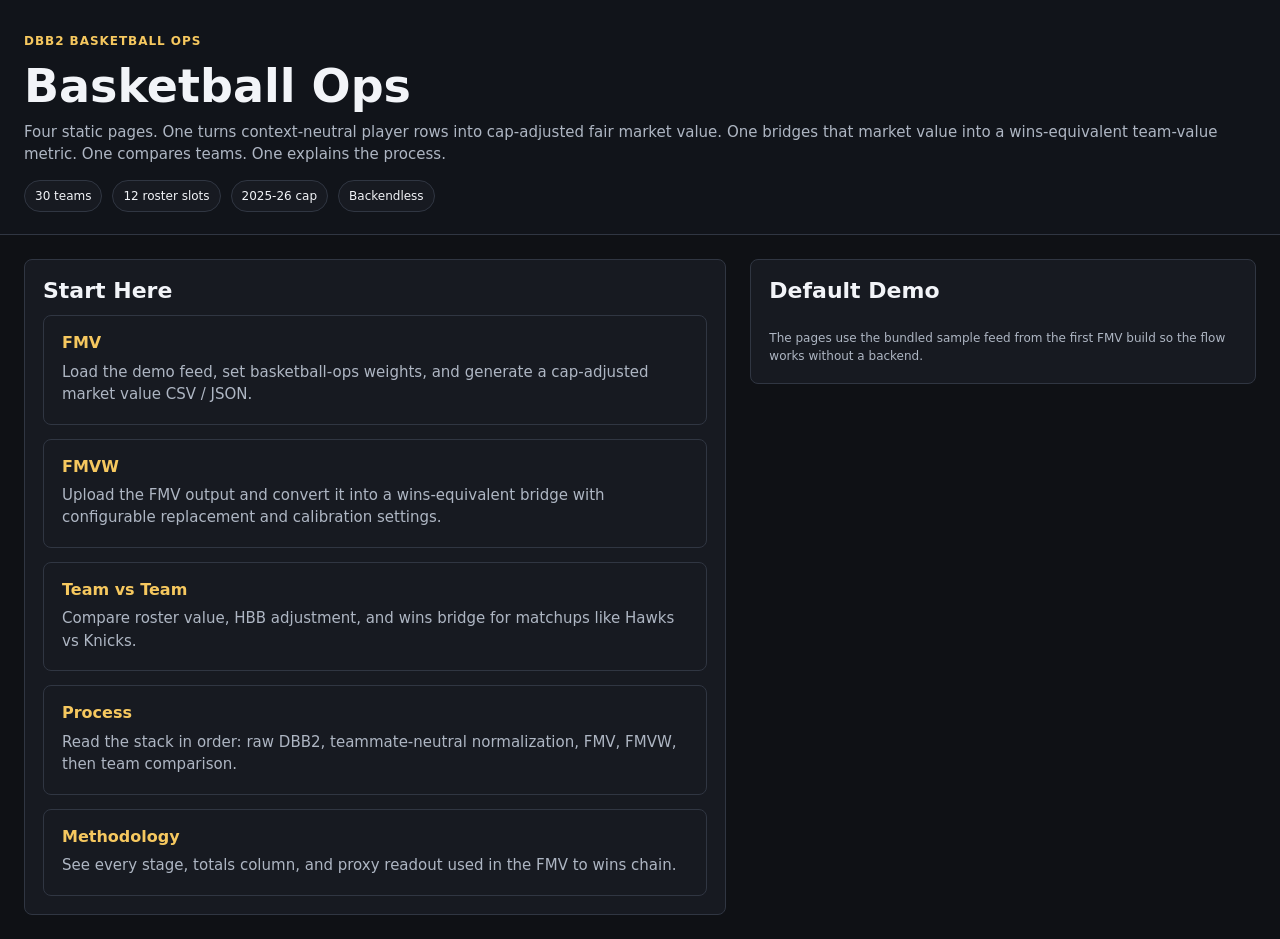
<file: index.html>
<!doctype html>
<html lang="en">
  <head>
    <meta charset="utf-8" />
    <meta name="viewport" content="width=device-width, initial-scale=1" />
    <title>DBB2 Basketball Ops</title>
    <link rel="stylesheet" href="./style.css" />
  </head>
  <body data-app="hub">
    <header>
      <div class="wrap">
        <div class="eyebrow">DBB2 Basketball Ops</div>
        <h1>Basketball Ops</h1>
        <p>Four static pages. One turns context-neutral player rows into cap-adjusted fair market value. One bridges that market value into a wins-equivalent team-value metric. One compares teams. One explains the process.</p>
        <div class="subline">
          <span class="chip">30 teams</span>
          <span class="chip">12 roster slots</span>
          <span class="chip">2025-26 cap</span>
          <span class="chip">Backendless</span>
        </div>
      </div>
    </header>

    <main>
      <div class="split">
        <section class="card">
          <h2>Start Here</h2>
          <div class="list">
            <div class="card">
              <h3><a href="./fmv/">FMV</a></h3>
              <p>Load the demo feed, set basketball-ops weights, and generate a cap-adjusted market value CSV / JSON.</p>
            </div>
            <div class="card">
              <h3><a href="./fmvw/">FMVW</a></h3>
              <p>Upload the FMV output and convert it into a wins-equivalent bridge with configurable replacement and calibration settings.</p>
            </div>
            <div class="card">
              <h3><a href="./team/">Team vs Team</a></h3>
              <p>Compare roster value, HBB adjustment, and wins bridge for matchups like Hawks vs Knicks.</p>
            </div>
            <div class="card">
              <h3><a href="./process/">Process</a></h3>
              <p>Read the stack in order: raw DBB2, teammate-neutral normalization, FMV, FMVW, then team comparison.</p>
            </div>
            <div class="card">
              <h3><a href="./methodology/">Methodology</a></h3>
              <p>See every stage, totals column, and proxy readout used in the FMV to wins chain.</p>
            </div>
          </div>
        </section>

        <aside class="card">
          <h2>Default Demo</h2>
          <div data-summary class="list"></div>
          <p class="small muted" style="margin-top: 14px;">The pages use the bundled sample feed from the first FMV build so the flow works without a backend.</p>
        </aside>
      </div>
    </main>

    <script src="./app.js"></script>
  </body>
</html>
</file>
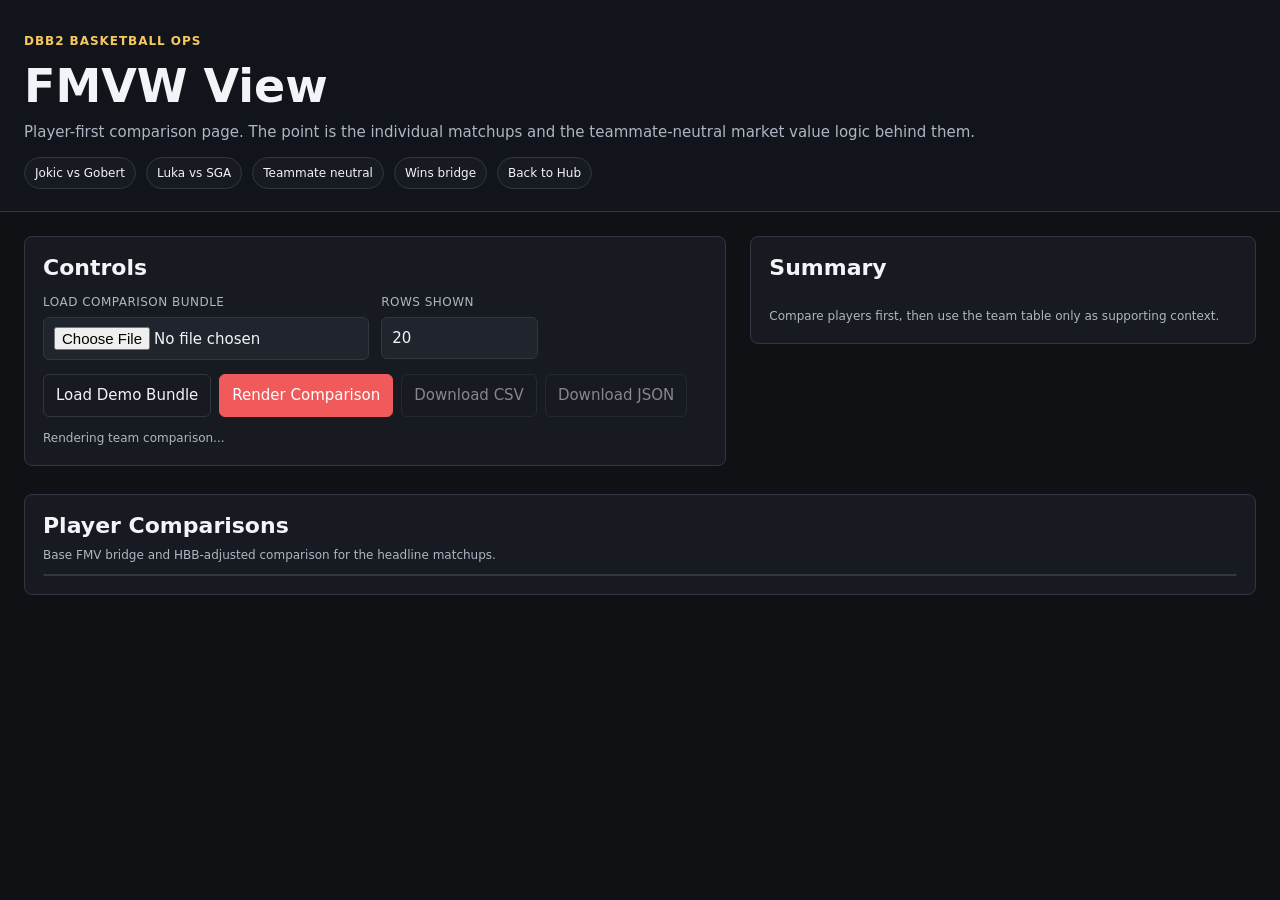
<file: bob/index.html>
<!doctype html>
<html lang="en">
  <head>
    <meta charset="utf-8" />
    <meta name="viewport" content="width=device-width, initial-scale=1" />
    <title>Fair Market Value Methodology - FMVW View</title>
    <link rel="stylesheet" href="../style.css" />
  </head>
  <body data-app="team">
    <header>
      <div class="wrap">
        <div class="eyebrow">DBB2 Basketball Ops</div>
        <h1>FMVW View</h1>
        <p>Player-first comparison page. The point is the individual matchups and the teammate-neutral market value logic behind them.</p>
        <div class="subline">
          <span class="chip">Jokic vs Gobert</span>
          <span class="chip">Luka vs SGA</span>
          <span class="chip">Teammate neutral</span>
          <span class="chip">Wins bridge</span>
          <a class="chip" href="../">Back to Hub</a>
        </div>
      </div>
    </header>

    <main data-app-root data-sample="../data/basketball_ops_comparison_summary.json">
      <div class="split">
        <section class="card">
          <h2>Controls</h2>
          <div class="controls">
            <div class="field span-6">
              <label>Load comparison bundle</label>
              <input data-file-input type="file" accept=".json" />
            </div>
            <div class="field span-3">
              <label>Rows shown</label>
              <input data-view-limit type="number" min="5" step="5" value="20" />
            </div>
          </div>
          <div class="toolbar" style="margin-top: 14px;">
            <button class="ghost" data-load-demo>Load Demo Bundle</button>
            <button class="primary" data-run>Render Comparison</button>
            <button data-download-csv disabled>Download CSV</button>
            <button data-download-json disabled>Download JSON</button>
          </div>
          <p class="small muted" data-status style="margin-top: 12px;">Waiting for comparison bundle.</p>
        </section>

        <aside class="card">
          <h2>Summary</h2>
          <div data-summary class="list"></div>
          <p class="small muted" style="margin-top: 14px;">Compare players first, then use the team table only as supporting context.</p>
        </aside>
      </div>

      <section class="section card">
        <div class="table-actions">
          <div>
            <h2 style="margin-bottom: 4px;">Player Comparisons</h2>
            <p class="small muted">Base FMV bridge and HBB-adjusted comparison for the headline matchups.</p>
          </div>
        </div>
        <div class="table-wrap">
          <div data-player-table></div>
        </div>
      </section>
    </main>

    <script src="../app.js"></script>
  </body>
</html>
</file>
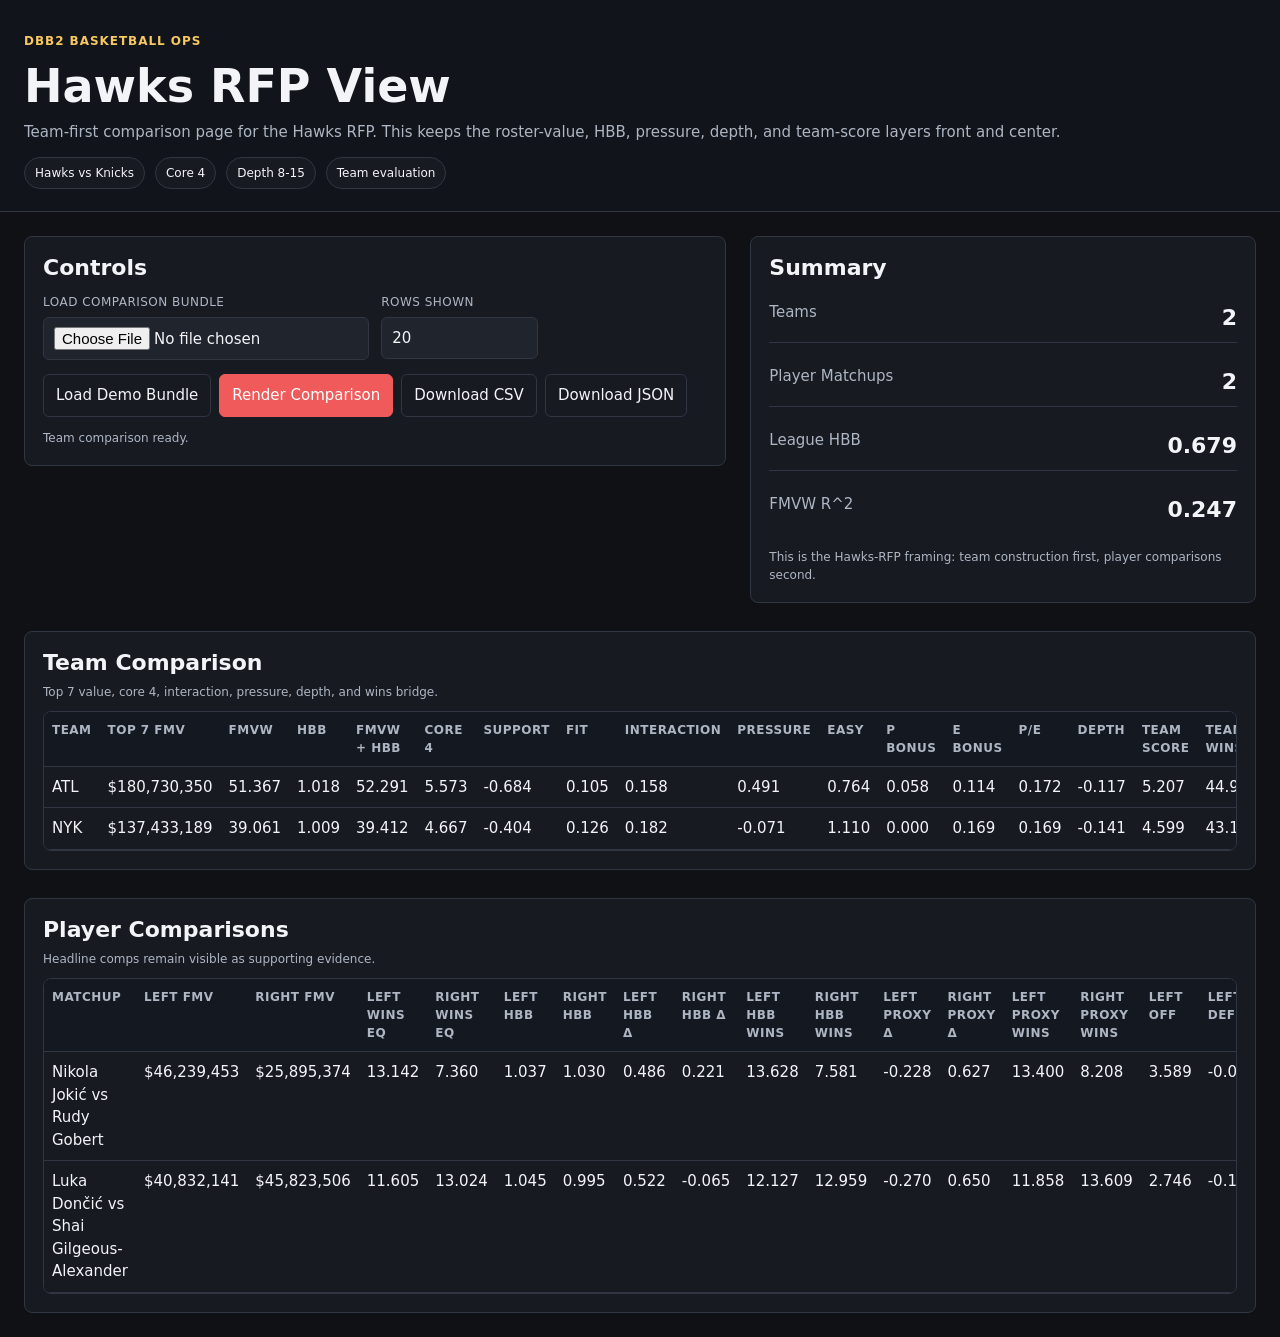
<file: hawks/index.html>
<!doctype html>
<html lang="en">
  <head>
    <meta charset="utf-8" />
    <meta name="viewport" content="width=device-width, initial-scale=1" />
    <title>RFP Hawks Heat Study - Hawks View</title>
    <link rel="stylesheet" href="../style.css" />
  </head>
  <body data-app="team">
    <header>
      <div class="wrap">
        <div class="eyebrow">DBB2 Basketball Ops</div>
        <h1>Hawks RFP View</h1>
        <p>Team-first comparison page for the Hawks RFP. This keeps the roster-value, HBB, pressure, depth, and team-score layers front and center.</p>
        <div class="subline">
          <span class="chip">Hawks vs Knicks</span>
          <span class="chip">Core 4</span>
          <span class="chip">Depth 8-15</span>
          <span class="chip">Team evaluation</span>
        </div>
      </div>
    </header>

    <main data-app-root data-sample="../data/basketball_ops_comparison_summary.json">
      <div class="split">
        <section class="card">
          <h2>Controls</h2>
          <div class="controls">
            <div class="field span-6">
              <label>Load comparison bundle</label>
              <input data-file-input type="file" accept=".json" />
            </div>
            <div class="field span-3">
              <label>Rows shown</label>
              <input data-view-limit type="number" min="5" step="5" value="20" />
            </div>
          </div>
          <div class="toolbar" style="margin-top: 14px;">
            <button class="ghost" data-load-demo>Load Demo Bundle</button>
            <button class="primary" data-run>Render Comparison</button>
            <button data-download-csv disabled>Download CSV</button>
            <button data-download-json disabled>Download JSON</button>
          </div>
          <p class="small muted" data-status style="margin-top: 12px;">Waiting for comparison bundle.</p>
        </section>

        <aside class="card">
          <h2>Summary</h2>
          <div data-summary class="list"></div>
          <p class="small muted" style="margin-top: 14px;">This is the Hawks-RFP framing: team construction first, player comparisons second.</p>
        </aside>
      </div>

      <section class="section card">
        <div class="table-actions">
          <div>
            <h2 style="margin-bottom: 4px;">Team Comparison</h2>
            <p class="small muted">Top 7 value, core 4, interaction, pressure, depth, and wins bridge.</p>
          </div>
        </div>
        <div class="table-wrap">
          <div data-team-table></div>
        </div>
      </section>

      <section class="section card">
        <div class="table-actions">
          <div>
            <h2 style="margin-bottom: 4px;">Player Comparisons</h2>
            <p class="small muted">Headline comps remain visible as supporting evidence.</p>
          </div>
        </div>
        <div class="table-wrap">
          <div data-player-table></div>
        </div>
      </section>
    </main>

    <script src="../app.js"></script>
  </body>
</html>
</file>
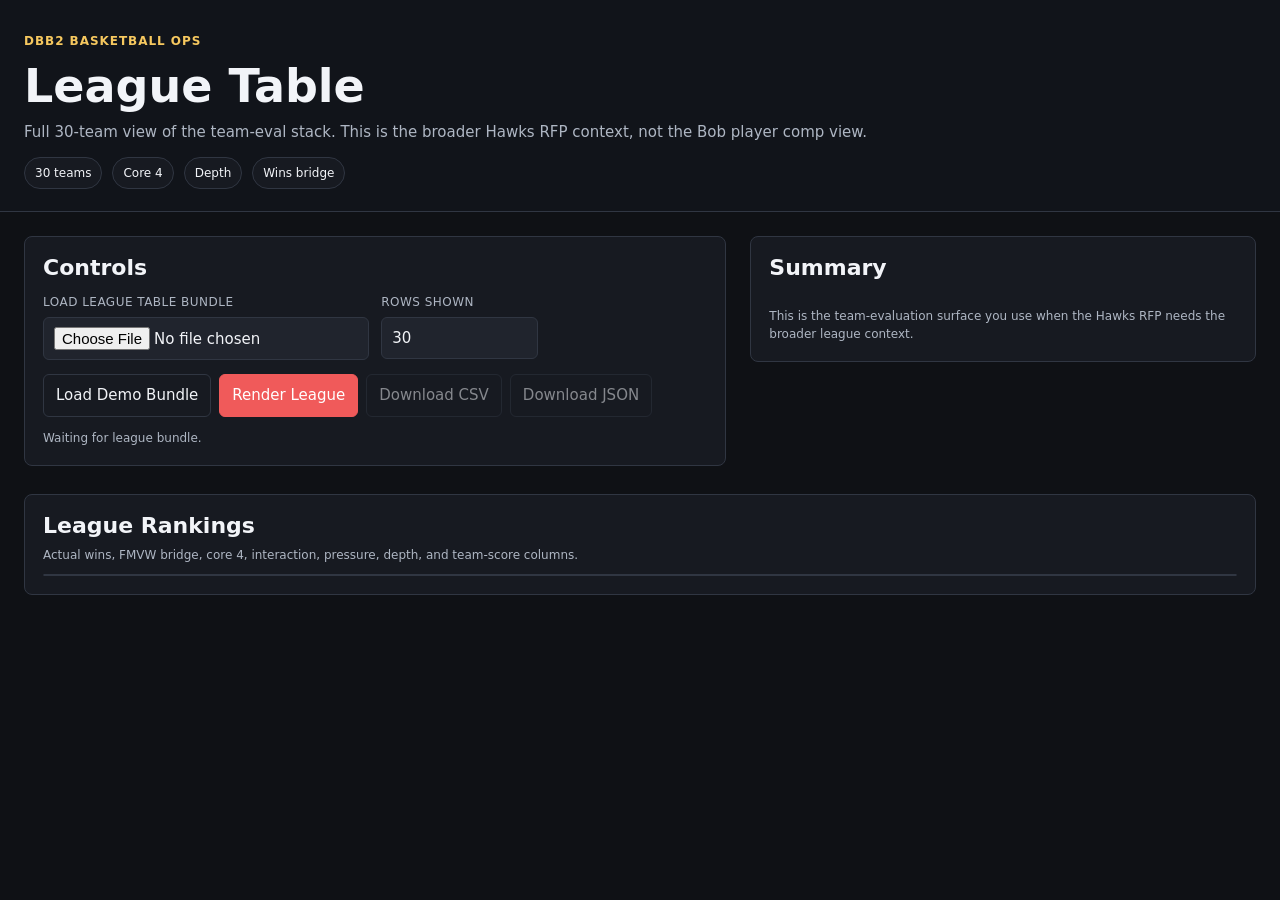
<file: league/index.html>
<!doctype html>
<html lang="en">
  <head>
    <meta charset="utf-8" />
    <meta name="viewport" content="width=device-width, initial-scale=1" />
    <title>RFP Hawks Heat Study - League Table</title>
    <link rel="stylesheet" href="../style.css" />
  </head>
  <body data-app="league">
    <header>
      <div class="wrap">
        <div class="eyebrow">DBB2 Basketball Ops</div>
        <h1>League Table</h1>
        <p>Full 30-team view of the team-eval stack. This is the broader Hawks RFP context, not the Bob player comp view.</p>
        <div class="subline">
          <span class="chip">30 teams</span>
          <span class="chip">Core 4</span>
          <span class="chip">Depth</span>
          <span class="chip">Wins bridge</span>
        </div>
      </div>
    </header>

    <main data-app-root data-sample="../data/league_table.json">
      <div class="split">
        <section class="card">
          <h2>Controls</h2>
          <div class="controls">
            <div class="field span-6">
              <label>Load league table bundle</label>
              <input data-file-input type="file" accept=".json" />
            </div>
            <div class="field span-3">
              <label>Rows shown</label>
              <input data-view-limit type="number" min="5" step="5" value="30" />
            </div>
          </div>
          <div class="toolbar" style="margin-top: 14px;">
            <button class="ghost" data-load-demo>Load Demo Bundle</button>
            <button class="primary" data-run>Render League</button>
            <button data-download-csv disabled>Download CSV</button>
            <button data-download-json disabled>Download JSON</button>
          </div>
          <p class="small muted" data-status style="margin-top: 12px;">Waiting for league bundle.</p>
        </section>

        <aside class="card">
          <h2>Summary</h2>
          <div data-summary class="list"></div>
          <p class="small muted" style="margin-top: 14px;">This is the team-evaluation surface you use when the Hawks RFP needs the broader league context.</p>
        </aside>
      </div>

      <section class="section card">
        <div class="table-actions">
          <div>
            <h2 style="margin-bottom: 4px;">League Rankings</h2>
            <p class="small muted">Actual wins, FMVW bridge, core 4, interaction, pressure, depth, and team-score columns.</p>
          </div>
        </div>
        <div class="table-wrap">
          <div data-table></div>
        </div>
      </section>
    </main>

    <script src="../app.js"></script>
  </body>
</html>
</file>
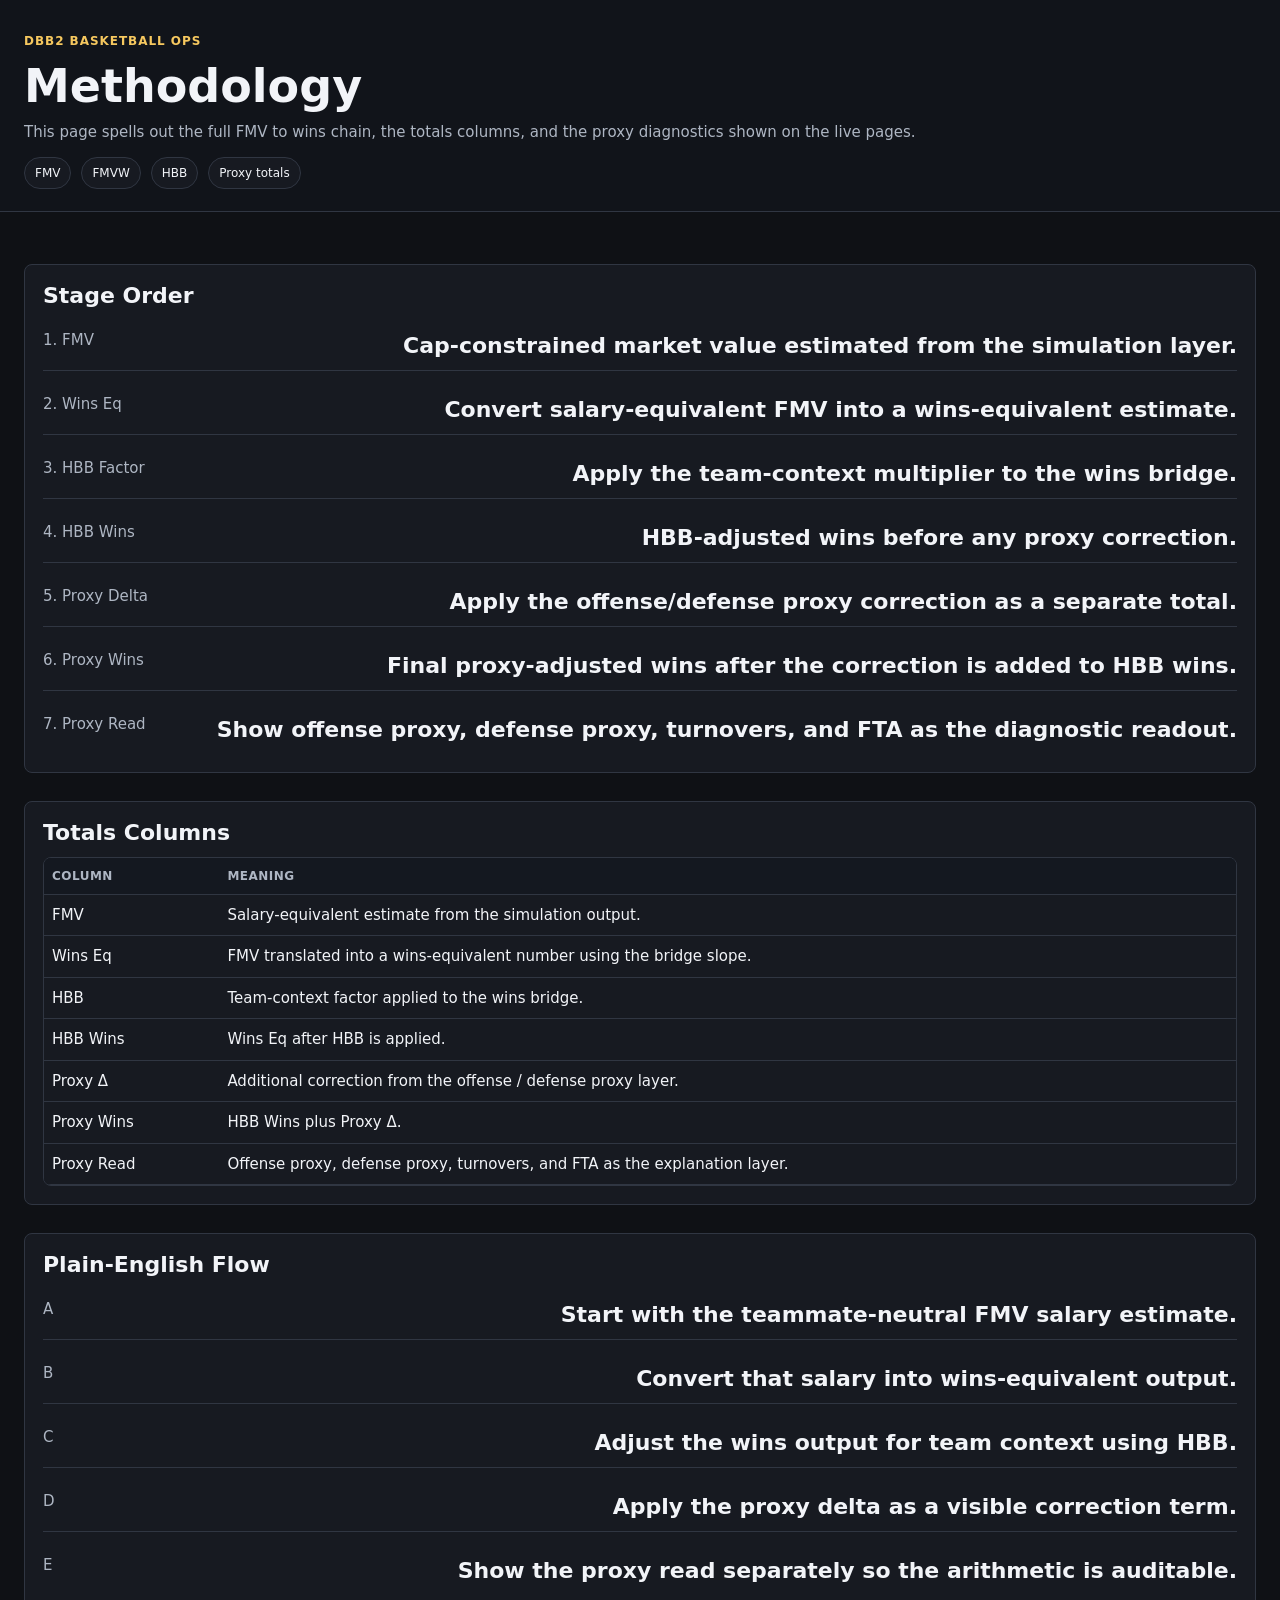
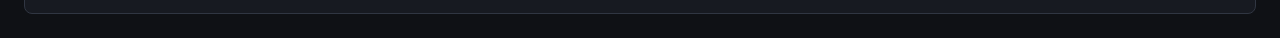
<file: methodology/index.html>
<!doctype html>
<html lang="en">
  <head>
    <meta charset="utf-8" />
    <meta name="viewport" content="width=device-width, initial-scale=1" />
    <title>DBB2 Basketball Ops Methodology</title>
    <link rel="stylesheet" href="../style.css" />
  </head>
  <body>
    <header>
      <div class="wrap">
        <div class="eyebrow">DBB2 Basketball Ops</div>
        <h1>Methodology</h1>
        <p>This page spells out the full FMV to wins chain, the totals columns, and the proxy diagnostics shown on the live pages.</p>
        <div class="subline">
          <span class="chip">FMV</span>
          <span class="chip">FMVW</span>
          <span class="chip">HBB</span>
          <span class="chip">Proxy totals</span>
        </div>
      </div>
    </header>

    <main>
      <section class="section card">
        <h2>Stage Order</h2>
        <div class="list">
          <div class="metric">
            <span class="muted">1. FMV</span>
            <strong>Cap-constrained market value estimated from the simulation layer.</strong>
          </div>
          <div class="metric">
            <span class="muted">2. Wins Eq</span>
            <strong>Convert salary-equivalent FMV into a wins-equivalent estimate.</strong>
          </div>
          <div class="metric">
            <span class="muted">3. HBB Factor</span>
            <strong>Apply the team-context multiplier to the wins bridge.</strong>
          </div>
          <div class="metric">
            <span class="muted">4. HBB Wins</span>
            <strong>HBB-adjusted wins before any proxy correction.</strong>
          </div>
          <div class="metric">
            <span class="muted">5. Proxy Delta</span>
            <strong>Apply the offense/defense proxy correction as a separate total.</strong>
          </div>
          <div class="metric">
            <span class="muted">6. Proxy Wins</span>
            <strong>Final proxy-adjusted wins after the correction is added to HBB wins.</strong>
          </div>
          <div class="metric">
            <span class="muted">7. Proxy Read</span>
            <strong>Show offense proxy, defense proxy, turnovers, and FTA as the diagnostic readout.</strong>
          </div>
        </div>
      </section>

      <section class="section card">
        <h2>Totals Columns</h2>
        <div class="table-wrap">
          <table>
            <thead>
              <tr>
                <th>Column</th>
                <th>Meaning</th>
              </tr>
            </thead>
            <tbody>
              <tr>
                <td>FMV</td>
                <td>Salary-equivalent estimate from the simulation output.</td>
              </tr>
              <tr>
                <td>Wins Eq</td>
                <td>FMV translated into a wins-equivalent number using the bridge slope.</td>
              </tr>
              <tr>
                <td>HBB</td>
                <td>Team-context factor applied to the wins bridge.</td>
              </tr>
              <tr>
                <td>HBB Wins</td>
                <td>Wins Eq after HBB is applied.</td>
              </tr>
              <tr>
                <td>Proxy Δ</td>
                <td>Additional correction from the offense / defense proxy layer.</td>
              </tr>
              <tr>
                <td>Proxy Wins</td>
                <td>HBB Wins plus Proxy Δ.</td>
              </tr>
              <tr>
                <td>Proxy Read</td>
                <td>Offense proxy, defense proxy, turnovers, and FTA as the explanation layer.</td>
              </tr>
            </tbody>
          </table>
        </div>
      </section>

      <section class="section card">
        <h2>Plain-English Flow</h2>
        <div class="list">
          <div class="metric">
            <span class="muted">A</span>
            <strong>Start with the teammate-neutral FMV salary estimate.</strong>
          </div>
          <div class="metric">
            <span class="muted">B</span>
            <strong>Convert that salary into wins-equivalent output.</strong>
          </div>
          <div class="metric">
            <span class="muted">C</span>
            <strong>Adjust the wins output for team context using HBB.</strong>
          </div>
          <div class="metric">
            <span class="muted">D</span>
            <strong>Apply the proxy delta as a visible correction term.</strong>
          </div>
          <div class="metric">
            <span class="muted">E</span>
            <strong>Show the proxy read separately so the arithmetic is auditable.</strong>
          </div>
        </div>
      </section>
    </main>
  </body>
</html>
</file>
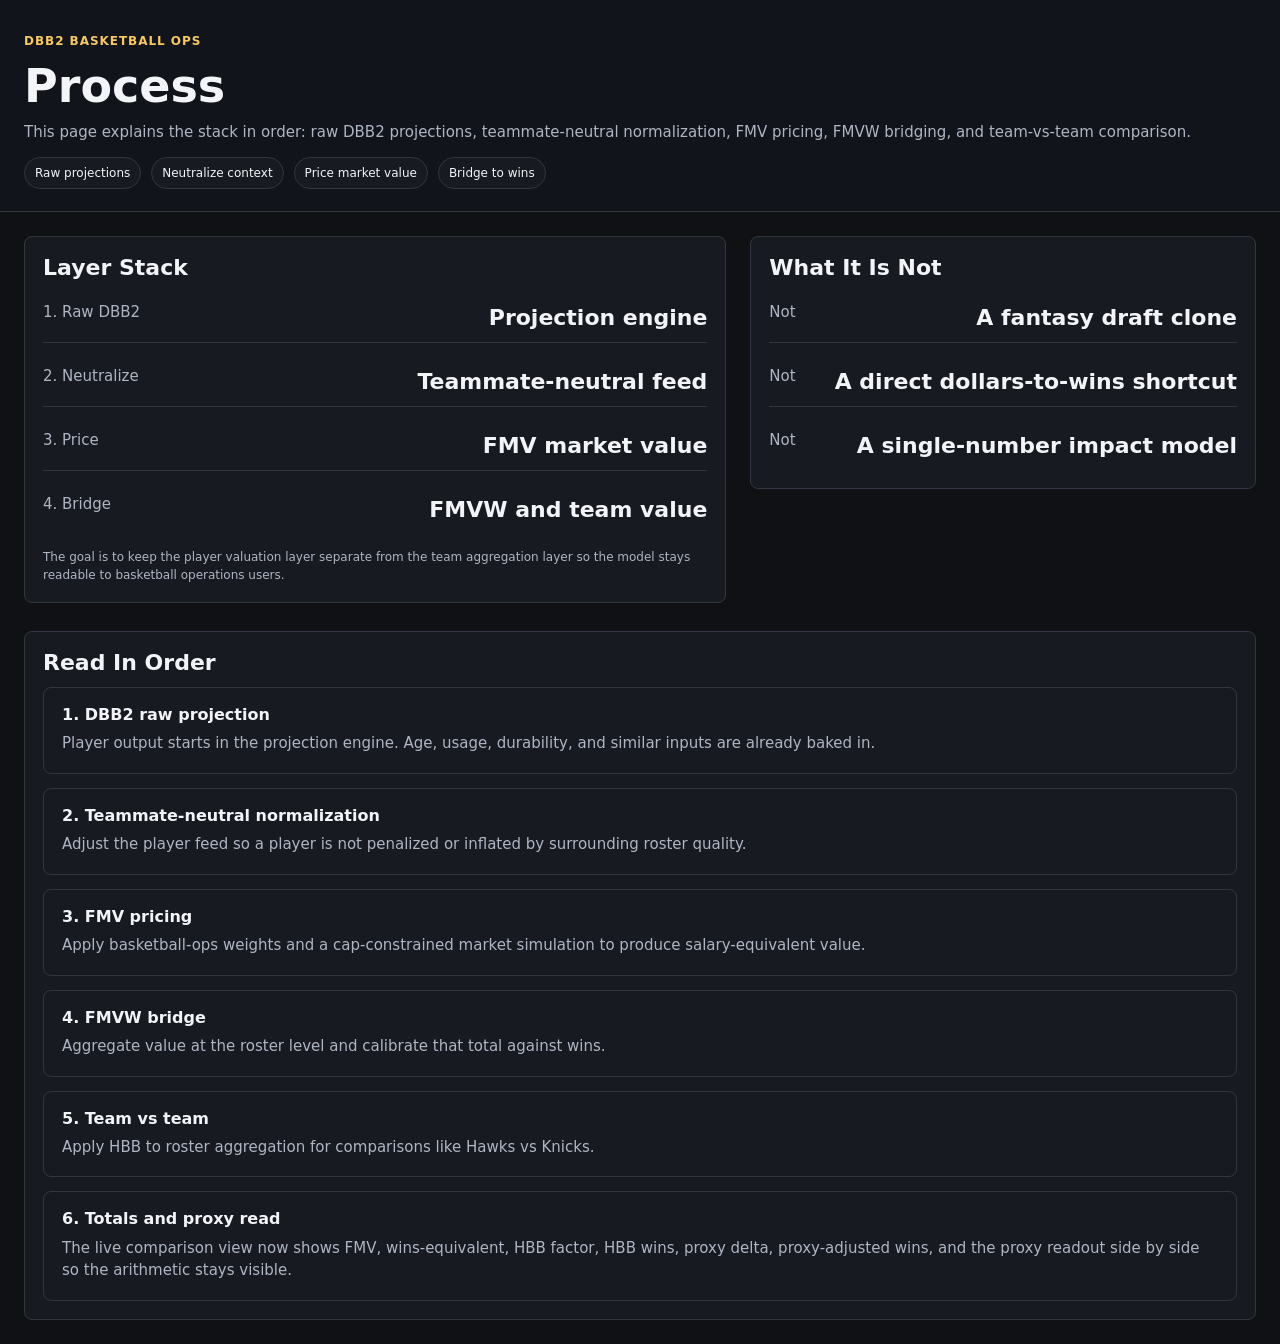
<file: process/index.html>
<!doctype html>
<html lang="en">
  <head>
    <meta charset="utf-8" />
    <meta name="viewport" content="width=device-width, initial-scale=1" />
    <title>DBB2 Basketball Ops Process</title>
    <link rel="stylesheet" href="../style.css" />
  </head>
  <body data-app="process">
    <header>
      <div class="wrap">
        <div class="eyebrow">DBB2 Basketball Ops</div>
        <h1>Process</h1>
        <p>This page explains the stack in order: raw DBB2 projections, teammate-neutral normalization, FMV pricing, FMVW bridging, and team-vs-team comparison.</p>
        <div class="subline">
          <span class="chip">Raw projections</span>
          <span class="chip">Neutralize context</span>
          <span class="chip">Price market value</span>
          <span class="chip">Bridge to wins</span>
        </div>
      </div>
    </header>

    <main data-app-root>
      <div class="split">
        <section class="card">
          <h2>Layer Stack</h2>
          <div data-summary class="list"></div>
          <p class="small muted" style="margin-top: 14px;">The goal is to keep the player valuation layer separate from the team aggregation layer so the model stays readable to basketball operations users.</p>
        </section>

        <aside class="card">
          <h2>What It Is Not</h2>
          <div class="list">
            <div class="metric">
              <span class="muted">Not</span>
              <strong>A fantasy draft clone</strong>
            </div>
            <div class="metric">
              <span class="muted">Not</span>
              <strong>A direct dollars-to-wins shortcut</strong>
            </div>
            <div class="metric">
              <span class="muted">Not</span>
              <strong>A single-number impact model</strong>
            </div>
          </div>
        </aside>
      </div>

      <section class="section card">
        <h2>Read In Order</h2>
        <div class="list">
          <div class="card">
            <h3>1. DBB2 raw projection</h3>
            <p>Player output starts in the projection engine. Age, usage, durability, and similar inputs are already baked in.</p>
          </div>
          <div class="card">
            <h3>2. Teammate-neutral normalization</h3>
            <p>Adjust the player feed so a player is not penalized or inflated by surrounding roster quality.</p>
          </div>
          <div class="card">
            <h3>3. FMV pricing</h3>
            <p>Apply basketball-ops weights and a cap-constrained market simulation to produce salary-equivalent value.</p>
          </div>
          <div class="card">
            <h3>4. FMVW bridge</h3>
            <p>Aggregate value at the roster level and calibrate that total against wins.</p>
          </div>
          <div class="card">
            <h3>5. Team vs team</h3>
            <p>Apply HBB to roster aggregation for comparisons like Hawks vs Knicks.</p>
          </div>
          <div class="card">
            <h3>6. Totals and proxy read</h3>
            <p>The live comparison view now shows FMV, wins-equivalent, HBB factor, HBB wins, proxy delta, proxy-adjusted wins, and the proxy readout side by side so the arithmetic stays visible.</p>
          </div>
        </div>
      </section>
    </main>

    <script src="../app.js"></script>
  </body>
</html>
</file>
<file: style.css>
:root {
  --bg: #0f1115;
  --panel: #171a21;
  --panel-2: #20242d;
  --text: #f2f4f8;
  --muted: #aeb6c3;
  --line: #303642;
  --accent: #f05a5a;
  --accent-2: #f6c85f;
  --green: #65d08a;
  --blue: #77a8ff;
}

* { box-sizing: border-box; }

html, body { margin: 0; min-height: 100%; }

body {
  background: var(--bg);
  color: var(--text);
  font: 15px/1.5 Inter, ui-sans-serif, system-ui, -apple-system, BlinkMacSystemFont, "Segoe UI", sans-serif;
}

a { color: var(--accent-2); text-decoration: none; }
a:hover { text-decoration: underline; }

header {
  padding: 32px 24px 22px;
  border-bottom: 1px solid var(--line);
  background: #11141a;
}

main {
  max-width: 1280px;
  margin: 0 auto;
  padding: 24px;
}

.wrap { max-width: 1280px; margin: 0 auto; }

h1, h2, h3 { margin: 0; line-height: 1.15; letter-spacing: 0; }
h1 { font-size: clamp(28px, 4vw, 46px); }
h2 { font-size: 22px; margin-bottom: 12px; }
h3 { font-size: 16px; margin-bottom: 8px; }
p { margin: 8px 0 0; color: var(--muted); }

.eyebrow {
  color: var(--accent-2);
  font-size: 12px;
  font-weight: 700;
  letter-spacing: .08em;
  text-transform: uppercase;
  margin-bottom: 10px;
}

.subline {
  display: flex;
  flex-wrap: wrap;
  gap: 10px;
  margin-top: 14px;
}

.chip {
  display: inline-flex;
  align-items: center;
  gap: 8px;
  border: 1px solid var(--line);
  background: var(--panel);
  color: var(--text);
  border-radius: 999px;
  padding: 6px 10px;
  font-size: 12px;
}

.grid {
  display: grid;
  grid-template-columns: repeat(12, minmax(0, 1fr));
  gap: 28px;
  margin-top: 42px;
}

.grid > a {
  grid-column: span 6;
}

.card {
  background: var(--panel);
  border: 1px solid var(--line);
  border-radius: 8px;
  padding: 18px;
}

.span-3 { grid-column: span 3; }
.span-4 { grid-column: span 4; }
.span-5 { grid-column: span 5; }
.span-6 { grid-column: span 6; }
.span-7 { grid-column: span 7; }
.span-8 { grid-column: span 8; }
.span-9 { grid-column: span 9; }
.span-12 { grid-column: span 12; }

.controls {
  display: grid;
  grid-template-columns: repeat(12, minmax(0, 1fr));
  gap: 12px;
}

.field {
  display: flex;
  flex-direction: column;
  gap: 6px;
}

.field label {
  font-size: 12px;
  color: var(--muted);
  letter-spacing: .04em;
  text-transform: uppercase;
}

input, select, textarea, button {
  font: inherit;
}

input[type="text"],
input[type="number"],
input[type="file"],
select,
textarea {
  width: 100%;
  color: var(--text);
  background: var(--panel-2);
  border: 1px solid var(--line);
  border-radius: 6px;
  padding: 9px 10px;
}

input[type="range"] {
  width: 100%;
}

button {
  border: 1px solid var(--line);
  background: var(--panel);
  color: var(--text);
  border-radius: 6px;
  padding: 9px 12px;
  cursor: pointer;
}

button.primary {
  background: var(--accent);
  border-color: var(--accent);
  color: white;
}

button.ghost {
  background: transparent;
}

button:disabled {
  opacity: .5;
  cursor: not-allowed;
}

.toolbar {
  display: flex;
  flex-wrap: wrap;
  gap: 8px;
}

.metric {
  display: flex;
  justify-content: space-between;
  gap: 12px;
  padding: 8px 0;
  border-bottom: 1px solid var(--line);
}

.metric:last-child { border-bottom: 0; }
.metric strong { font-size: 22px; color: var(--text); }
.muted { color: var(--muted); }
.small { font-size: 12px; }

.notice {
  border-left: 3px solid var(--accent-2);
  padding-left: 12px;
  color: var(--muted);
}

.table-wrap {
  overflow: auto;
  max-height: 680px;
  border: 1px solid var(--line);
  border-radius: 8px;
}

table {
  width: 100%;
  border-collapse: collapse;
  background: var(--panel);
}

th, td {
  text-align: left;
  border-bottom: 1px solid var(--line);
  padding: 9px 8px;
  vertical-align: top;
}

th {
  color: var(--muted);
  font-size: 12px;
  text-transform: uppercase;
  letter-spacing: .04em;
  background: #141820;
  position: sticky;
  top: 0;
}

.tag {
  display: inline-block;
  padding: 3px 7px;
  margin: 2px 3px 2px 0;
  border-radius: 999px;
  background: var(--panel-2);
  color: var(--text);
  border: 1px solid var(--line);
  font-size: 12px;
  white-space: nowrap;
}

.tag.good { color: var(--green); }
.tag.warn { color: var(--accent-2); }
.tag.blue { color: var(--blue); }

.bar {
  height: 8px;
  background: #252b35;
  border-radius: 999px;
  overflow: hidden;
  margin-top: 4px;
}

.bar > span {
  display: block;
  height: 100%;
  background: linear-gradient(90deg, var(--accent), var(--accent-2));
}

.split {
  display: grid;
  grid-template-columns: 1.25fr .9fr;
  gap: 24px;
  align-items: start;
}

.hidden { display: none; }

.section {
  margin-top: 28px;
}

.table-actions {
  display: flex;
  flex-wrap: wrap;
  gap: 8px;
  align-items: center;
  justify-content: space-between;
  margin-bottom: 10px;
}

.list {
  display: grid;
  gap: 14px;
}

@media (max-width: 920px) {
  .grid > a { grid-column: span 12; }
  .span-3, .span-4, .span-5, .span-6, .span-7, .span-8, .span-9 { grid-column: span 12; }
  .split { grid-template-columns: 1fr; }
  main { padding: 16px; }
  header { padding: 28px 16px 18px; }
}
</file>
